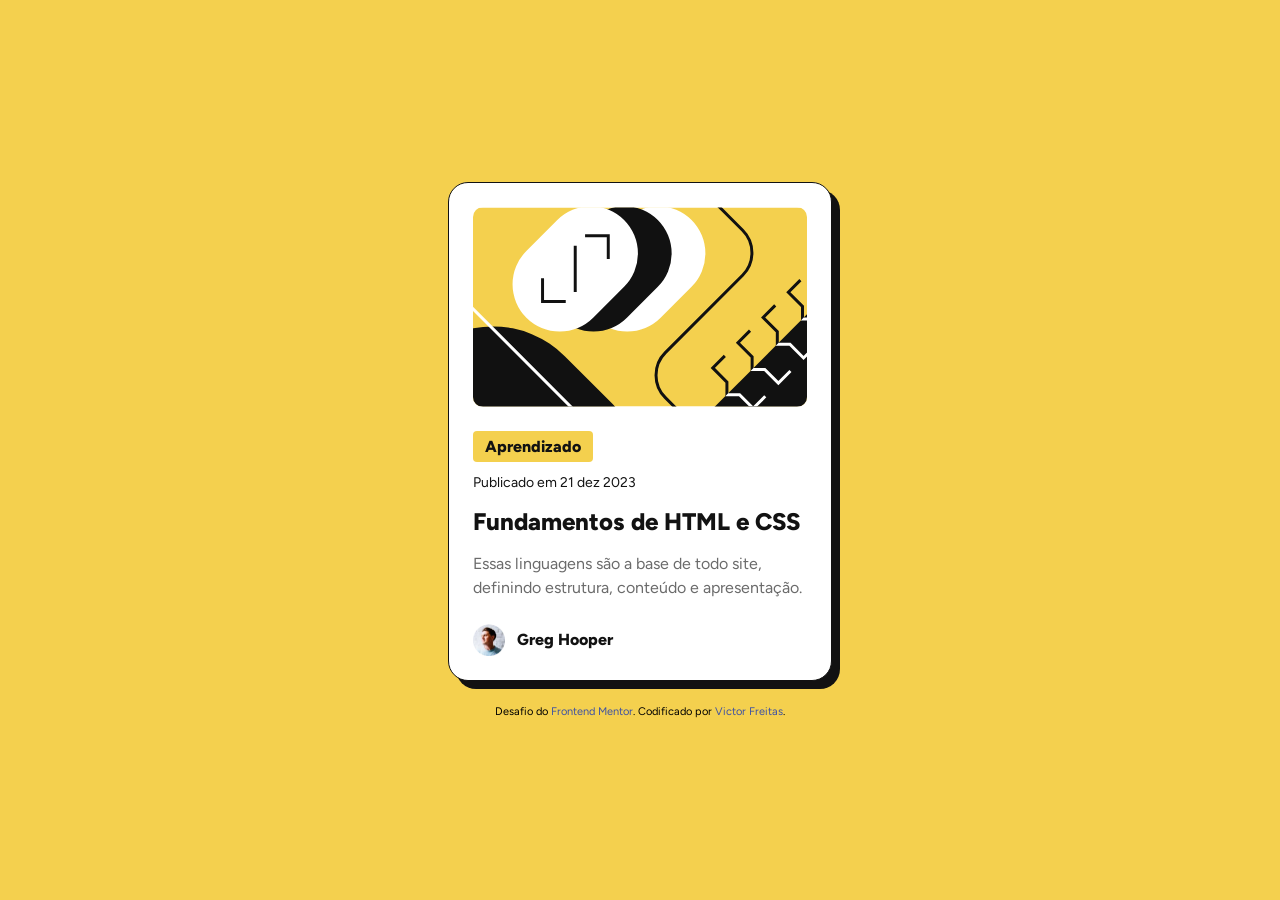
<file: blog-preview-card-main/index.html>
<!DOCTYPE html>
<html lang="pt-BR">
<head>
  <meta charset="UTF-8">
  <meta name="viewport" content="width=device-width, initial-scale=1.0"> <!-- exibe o site corretamente conforme o dispositivo do usuário -->

  <link rel="icon" type="image/png" sizes="32x32" href="./assets/images/favicon-32x32.png">

  <title>Frontend Mentor | Cartão de prévia de blog</title>
  <link rel="stylesheet" href="./style.css">

  <!-- Fique à vontade para remover estes estilos ou personalizar no seu próprio arquivo CSS 👍 -->
  <style>
    .attribution { font-size: 0.6875rem; text-align: center; }
    .attribution a { color: hsl(228, 45%, 44%); }
  </style>
</head>
<body>
  <main>
    <article class="card">
      <div class="card__image">
        <img src="./assets/images/illustration-article.svg" alt="Ilustração abstrata com formas geométricas pretas e brancas sobre fundo amarelo">
      </div>

      <div class="card__content">
        <span class="card__tag">Aprendizado</span>
        <p class="card__date">Publicado em 21 dez 2023</p>

        <h1 class="card__title">
          <a href="#">Fundamentos de HTML e CSS</a>
        </h1>
        <p class="card__description">Essas linguagens são a base de todo site, definindo estrutura, conteúdo e apresentação.</p>

        <div class="card__author">
          <img src="./assets/images/image-avatar.webp" alt="">
          <p class="card__author-name">Greg Hooper</p>
        </div>
      </div>
    </article>
  </main>

  <footer class="attribution">
    Desafio do <a href="https://www.frontendmentor.io?ref=challenge">Frontend Mentor</a>.
    Codificado por <a href="#">Victor Freitas</a>.
  </footer>
</body>
</html>
</file>
<file: blog-preview-card-main/style.css>
@import url('https://fonts.googleapis.com/css2?family=Figtree:wght@500;800&display=swap');

* {
    margin: 0;
    padding: 0;
    box-sizing: border-box;
}

body {
    background-color: hsl(47, 88%, 63%);
    font-family: 'Figtree', sans-serif;
    font-size: 16px;
    min-height: 100vh;

    display: flex;
    flex-direction: column;
    justify-content: center;
    align-items: center;

    padding: 24px;
}

main {
    display: flex;
    justify-content: center;
    align-items: center;
}

.card {
    background-color: hsl(0, 0%, 100%);
    border: 1px solid hsl(0, 0%, 7%);
    border-radius: 20px;
    padding: 24px;
    max-width: 384px;

    box-shadow: 8px 8px 0 hsl(0, 0%, 7%);
}

.card__image img {
    width: 100%;
    display: block;
    border-radius: 10px;
    margin-bottom: 24px;
}

.card__tag {
    display: inline-block;
    background-color: hsl(47, 88%, 63%);
    color: hsl(0, 0%, 7%);
    font-weight: 800;
    padding: 6px 12px;
    border-radius: 4px;
    margin-bottom: 12px;
}

.card__date {
    color: hsl(0, 0%, 7%);
    font-size: 14px;
    margin-bottom: 16px;
}

.card__title {
    margin-bottom: 16px;
}

.card__title a {
    color: hsl(0, 0%, 7%);
    text-decoration: none;
    font-size: 24px;
    font-weight: 800;
    transition: color 0.3s ease;
}

.card__title a:hover {
    color: hsl(47, 88%, 63%);
}

.card__description {
    color: hsl(0, 0%, 42%);
    line-height: 1.5;
    margin-bottom: 24px;
}

.card__author {
    display: flex;
    align-items: center;
    gap: 12px;
}

.card__author img {
    width: 32px;
    height: 32px;
}

.card__author-name {
    color: hsl(0, 0%, 7%);
    font-weight: 800;
}

.attribution {
    margin-top: 24px;
    font-size: 11px;
    text-align: center;
}

.attribution a {
    color: hsl(228, 45%, 44%);
    text-decoration: none;
}

@media (max-width: 375px) {
    .card {
        padding: 20px;
    }

    .card__title a {
        font-size: 20px;
    }
}
</file>
